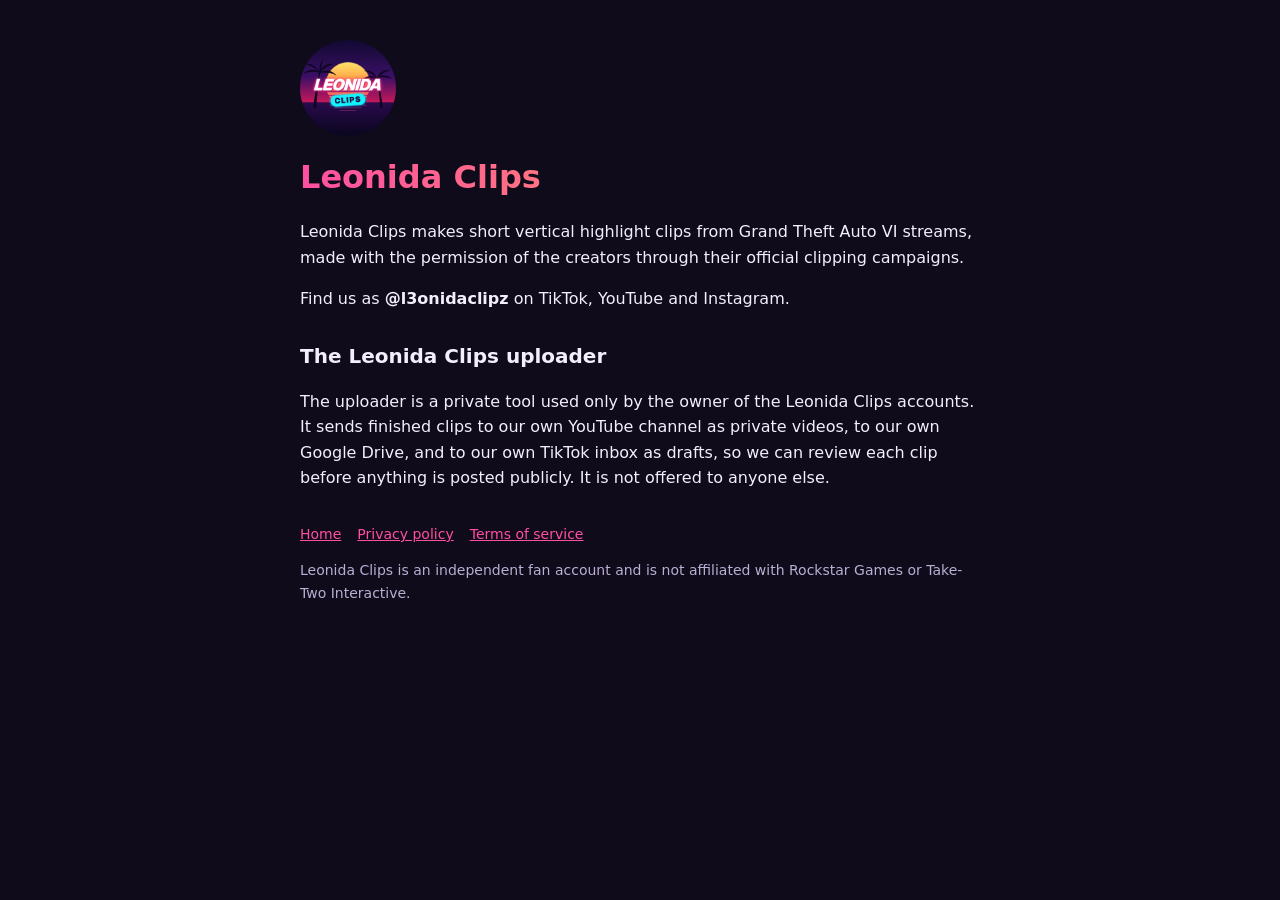
<file: index.html>
<!doctype html><html lang="en"><head><meta charset="utf-8"><meta name="viewport" content="width=device-width,initial-scale=1">
<title>Leonida Clips</title><link rel="stylesheet" href="style.css"></head><body><main>
<img class="logo" src="logo.png" alt="Leonida Clips logo">
<h1>Leonida Clips</h1>
<p>Leonida Clips makes short vertical highlight clips from Grand Theft Auto VI streams, made with the permission of the creators through their official clipping campaigns.</p>
<p>Find us as <strong>@l3onidaclipz</strong> on TikTok, YouTube and Instagram.</p>
<h2>The Leonida Clips uploader</h2>
<p>The uploader is a private tool used only by the owner of the Leonida Clips accounts. It sends finished clips to our own YouTube channel as private videos, to our own Google Drive, and to our own TikTok inbox as drafts, so we can review each clip before anything is posted publicly. It is not offered to anyone else.</p>
<nav><a href="index.html">Home</a><a href="privacy.html">Privacy policy</a><a href="terms.html">Terms of service</a></nav>
<p class="muted">Leonida Clips is an independent fan account and is not affiliated with Rockstar Games or Take-Two Interactive.</p>
</main></body></html>
</file>
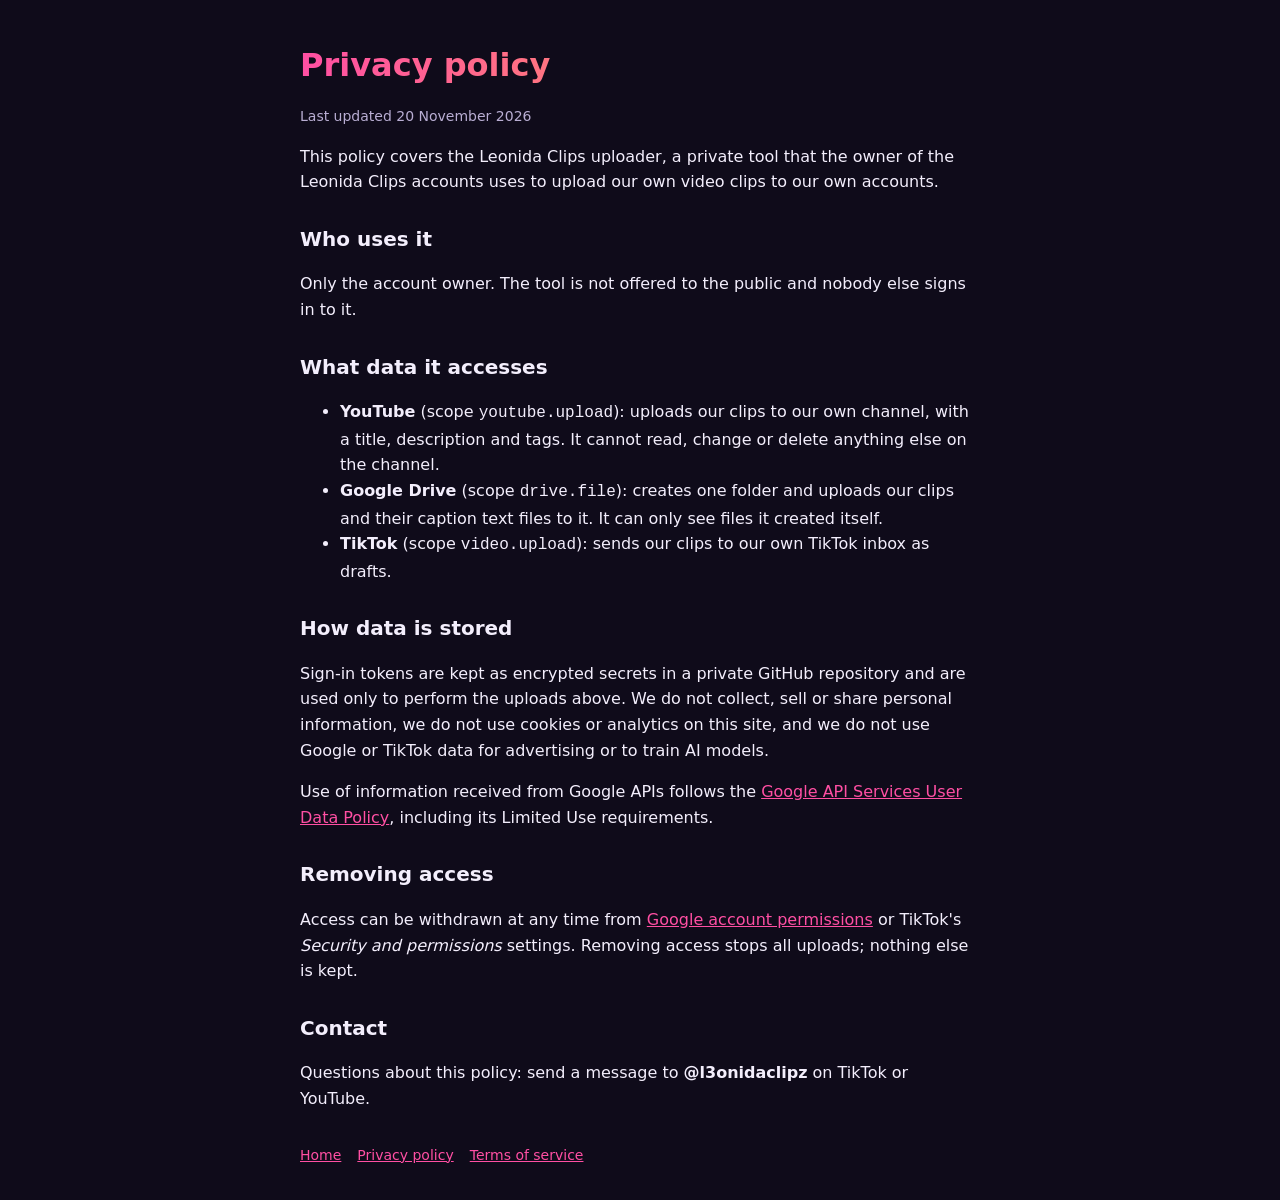
<file: privacy.html>
<!doctype html><html lang="en"><head><meta charset="utf-8"><meta name="viewport" content="width=device-width,initial-scale=1">
<title>Privacy policy</title><link rel="stylesheet" href="style.css"></head><body><main>
<h1>Privacy policy</h1>
<p class="muted">Last updated 20 November 2026</p>
<p>This policy covers the Leonida Clips uploader, a private tool that the owner of the Leonida Clips accounts uses to upload our own video clips to our own accounts.</p>
<h2>Who uses it</h2>
<p>Only the account owner. The tool is not offered to the public and nobody else signs in to it.</p>
<h2>What data it accesses</h2>
<ul>
<li><strong>YouTube</strong> (scope <code>youtube.upload</code>): uploads our clips to our own channel, with a title, description and tags. It cannot read, change or delete anything else on the channel.</li>
<li><strong>Google Drive</strong> (scope <code>drive.file</code>): creates one folder and uploads our clips and their caption text files to it. It can only see files it created itself.</li>
<li><strong>TikTok</strong> (scope <code>video.upload</code>): sends our clips to our own TikTok inbox as drafts.</li>
</ul>
<h2>How data is stored</h2>
<p>Sign-in tokens are kept as encrypted secrets in a private GitHub repository and are used only to perform the uploads above. We do not collect, sell or share personal information, we do not use cookies or analytics on this site, and we do not use Google or TikTok data for advertising or to train AI models.</p>
<p>Use of information received from Google APIs follows the <a href="https://developers.google.com/terms/api-services-user-data-policy">Google API Services User Data Policy</a>, including its Limited Use requirements.</p>
<h2>Removing access</h2>
<p>Access can be withdrawn at any time from <a href="https://myaccount.google.com/permissions">Google account permissions</a> or TikTok's <em>Security and permissions</em> settings. Removing access stops all uploads; nothing else is kept.</p>
<h2>Contact</h2>
<p>Questions about this policy: send a message to <strong>@l3onidaclipz</strong> on TikTok or YouTube.</p>
<nav><a href="index.html">Home</a><a href="privacy.html">Privacy policy</a><a href="terms.html">Terms of service</a></nav>
</main></body></html>
</file>
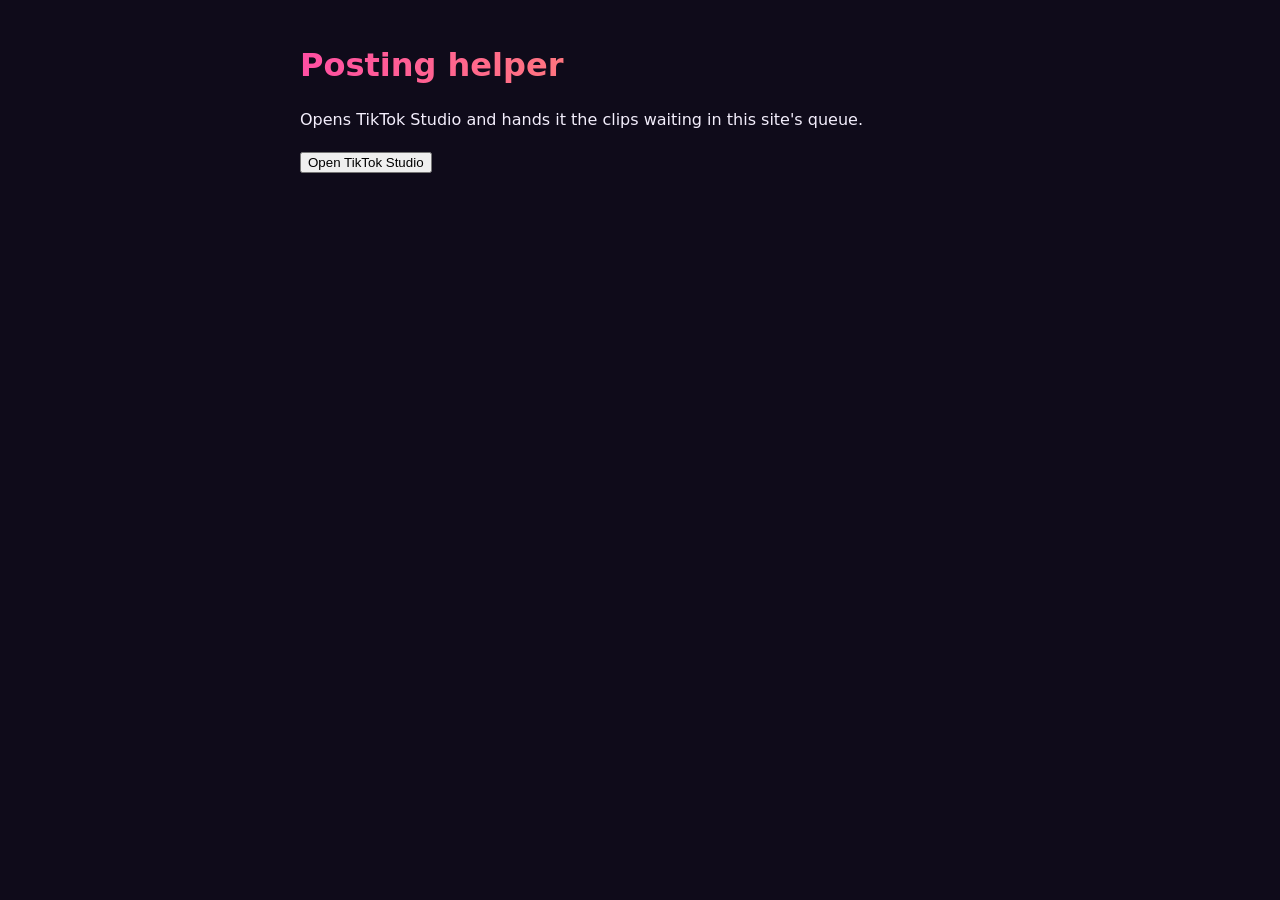
<file: share.html>
<!doctype html>
<html lang="en">
<head>
<meta charset="utf-8">
<meta name="viewport" content="width=device-width, initial-scale=1">
<meta name="robots" content="noindex">
<title>Leonida Clips posting helper</title>
<link rel="stylesheet" href="style.css">
</head>
<body>
<main>
<h1>Posting helper</h1>
<p>Opens TikTok Studio and hands it the clips waiting in this site's queue.</p>
<button id="go" type="button">Open TikTok Studio</button>
<pre id="log"></pre>
</main>
<script>
const log = (s) => { document.getElementById("log").textContent += s + "\n"; };
document.getElementById("go").onclick = () => {
  const w = window.open("https://www.tiktok.com/tiktokstudio/upload", "tt");
  log("opened: " + !!w);
};
window.addEventListener("message", async (e) => {
  if (e.origin !== "https://www.tiktok.com" || !e.data || typeof e.data.want !== "string") return;
  const name = e.data.want.replace(/[^\w.-]/g, "");
  try {
    const r = await fetch("clips/" + name, { cache: "no-store" });
    if (!r.ok) throw new Error("HTTP " + r.status);
    const buf = await r.arrayBuffer();
    e.source.postMessage({ file: name, buf }, e.origin, [buf]);
    log("sent " + name + " (" + buf.byteLength + " bytes)");
  } catch (err) {
    e.source.postMessage({ file: name, error: String(err) }, e.origin);
    log("failed " + name + ": " + err);
  }
});
</script>
</body>
</html>
</file>
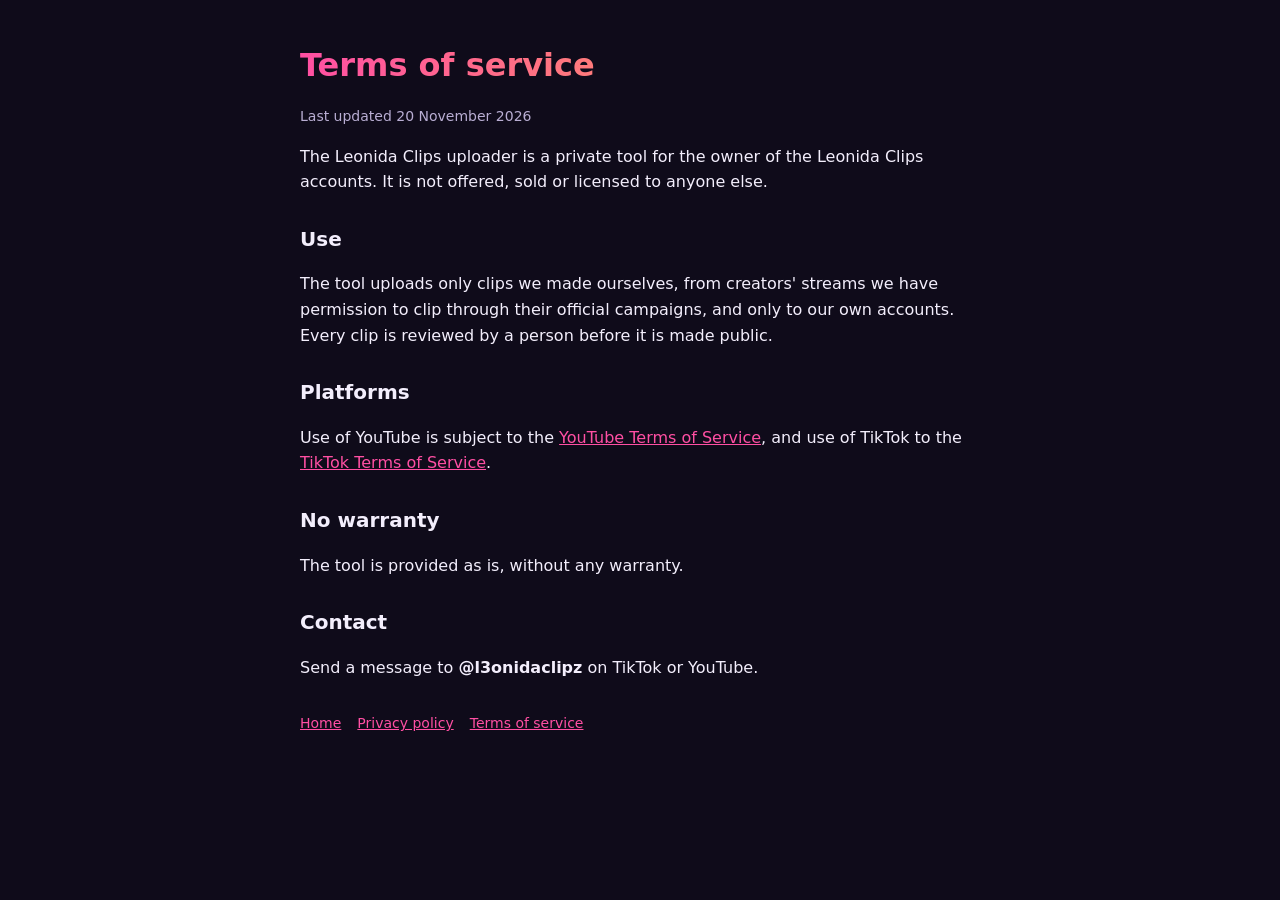
<file: terms.html>
<!doctype html><html lang="en"><head><meta charset="utf-8"><meta name="viewport" content="width=device-width,initial-scale=1">
<title>Terms of service</title><link rel="stylesheet" href="style.css"></head><body><main>
<h1>Terms of service</h1>
<p class="muted">Last updated 20 November 2026</p>
<p>The Leonida Clips uploader is a private tool for the owner of the Leonida Clips accounts. It is not offered, sold or licensed to anyone else.</p>
<h2>Use</h2>
<p>The tool uploads only clips we made ourselves, from creators' streams we have permission to clip through their official campaigns, and only to our own accounts. Every clip is reviewed by a person before it is made public.</p>
<h2>Platforms</h2>
<p>Use of YouTube is subject to the <a href="https://www.youtube.com/t/terms">YouTube Terms of Service</a>, and use of TikTok to the <a href="https://www.tiktok.com/legal/terms-of-service">TikTok Terms of Service</a>.</p>
<h2>No warranty</h2>
<p>The tool is provided as is, without any warranty.</p>
<h2>Contact</h2>
<p>Send a message to <strong>@l3onidaclipz</strong> on TikTok or YouTube.</p>
<nav><a href="index.html">Home</a><a href="privacy.html">Privacy policy</a><a href="terms.html">Terms of service</a></nav>
</main></body></html>
</file>
<file: style.css>
:root{--bg:#0f0b1a;--fg:#f3eefc;--muted:#b9aed3;--accent:#ff4fa3}
body{margin:0;background:var(--bg);color:var(--fg);font:16px/1.6 system-ui,sans-serif}
main{max-width:680px;margin:0 auto;padding:40px 16px}
h1{font-size:32px;margin:0 0 8px;background:linear-gradient(90deg,#ff4fa3,#ffb347);-webkit-background-clip:text;background-clip:text;color:transparent}
h2{font-size:20px;margin-top:28px}
a{color:var(--accent)} p,li{color:var(--fg)} .muted{color:var(--muted);font-size:14px}
img.logo{width:96px;height:96px;border-radius:50%;display:block;margin-bottom:16px}
nav{margin-top:32px;font-size:14px} nav a{margin-right:16px}
</file>
